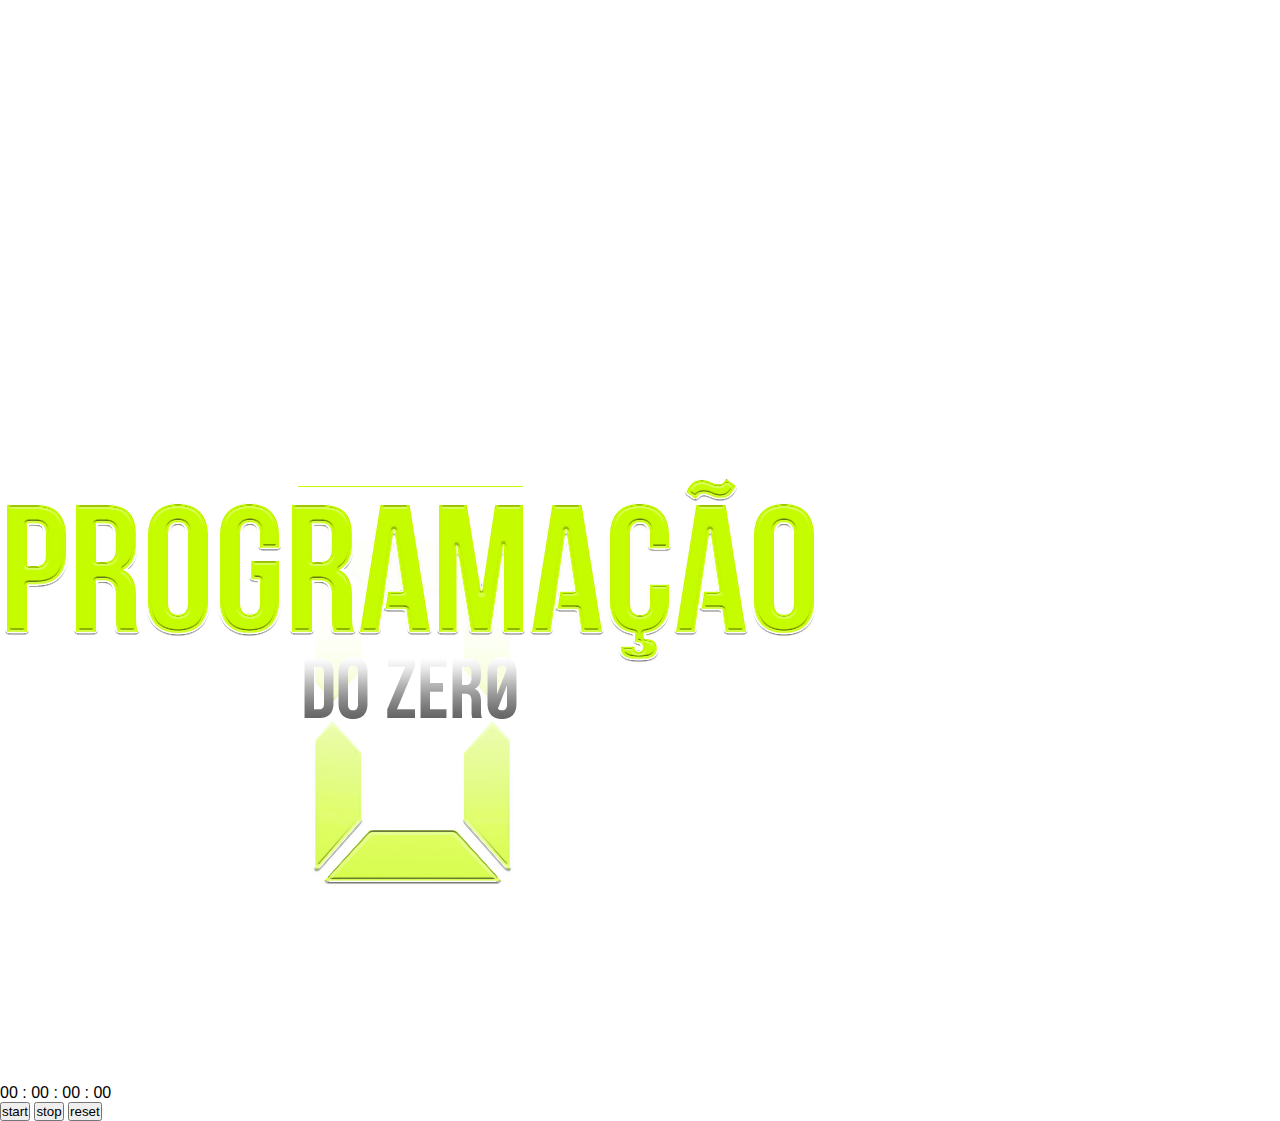
<file: index.html>
<!DOCTYPE html>
<html lang="pt-br">
<head>
    <meta charset="UTF-8">
    <meta http-equiv="X-UA-Compatible" content="IE=edge">
    <meta name="viewport" content="width=device-width, initial-scale=1.0">
    <title>Missão programação do zero</title>
    <link href="../CSS/styles.css" rel="stylesheet">
    <link rel="preconnect" href="https://fonts.googleapis.com">
    <link rel="preconnect" href="https://fonts.gstatic.com" crossorigin>
    <link href="https://fonts.googleapis.com/css2?family=Poppins:wght@600;700&display=swap" rel="stylesheet">
</head>
<body>
    <img src="../Assets/imagem-missao.png">
    <div id="jk">
        <span class="jk" id="horas">00</span>
        <span class="jk">:</span>
        <span class="jk" id="minutos">00</span>
        <span class="jk">:</span>
        <span class="jk" id="segundos">00</span>
        <span class="jk ">:</span>
        <span class="jk verde " id="mili">00</span>
    </div>
    <div id="caixa-botoes">
        <button class="botoes" id="start">start</button>
        <button class="botoes" id="stop">stop</button>
        <button class="botoes" id="reset">reset</button>
    </div>
</body>
<script>
    let btnStart = document.getElementById("start")
    let btnstop = document.getElementById("stop")
    let btnreset = document.getElementById("reset")
    let mili = document.getElementById("mili")
    let segundos = document.getElementById("segundos")
    let minutos = document.getElementById("minutos")
    let horas = document.getElementById("horas")

    let starttime
    let ms = "00"
    let seg = "00"
    let min = "00"
    let hr = "00"

    function start() {
        starttime = setInterval(() => {
            ms++

            if (ms == 100) {
                seg++

            if (seg < 10) {
                seg = "0" + seg
                }
                ms = 0
            }

            if (seg == 60) {
                min++

            if (min < 10) {
                min = "0" + min
                }
                seg = 0
            }

            if (min == 60) {
                hr++

            if (hr < 10) {
                hr = "0" + hr
                }
                min = 0
            }

        btnStart.classList.add("ativo")
        btnstop.classList.remove("ativo")

            atualizavalor()
        }, 10);

    }

    function stop() {
        clearInterval(starttime)
        btnstop.classList.add("ativo")
        btnStart.classList.remove("ativo")
    }

    function reset() {
        clearInterval(starttime)
        ms = "00"
        seg = "00"
        min = "00"
        hr = "00"
        atualizavalor()
        btnStart.classList.remove("ativo")
        btnstop.classList.remove("ativo")
    }

    function atualizavalor(){
        mili.innerHTML = ms
        segundos.innerHTML = seg
        minutos.innerHTML = min
        horas.innerHTML = hr
    }

        btnStart.addEventListener("click", start)
        btnstop.addEventListener("click", stop)
        btnreset.addEventListener("click", reset)

</script>

</html>
</file>
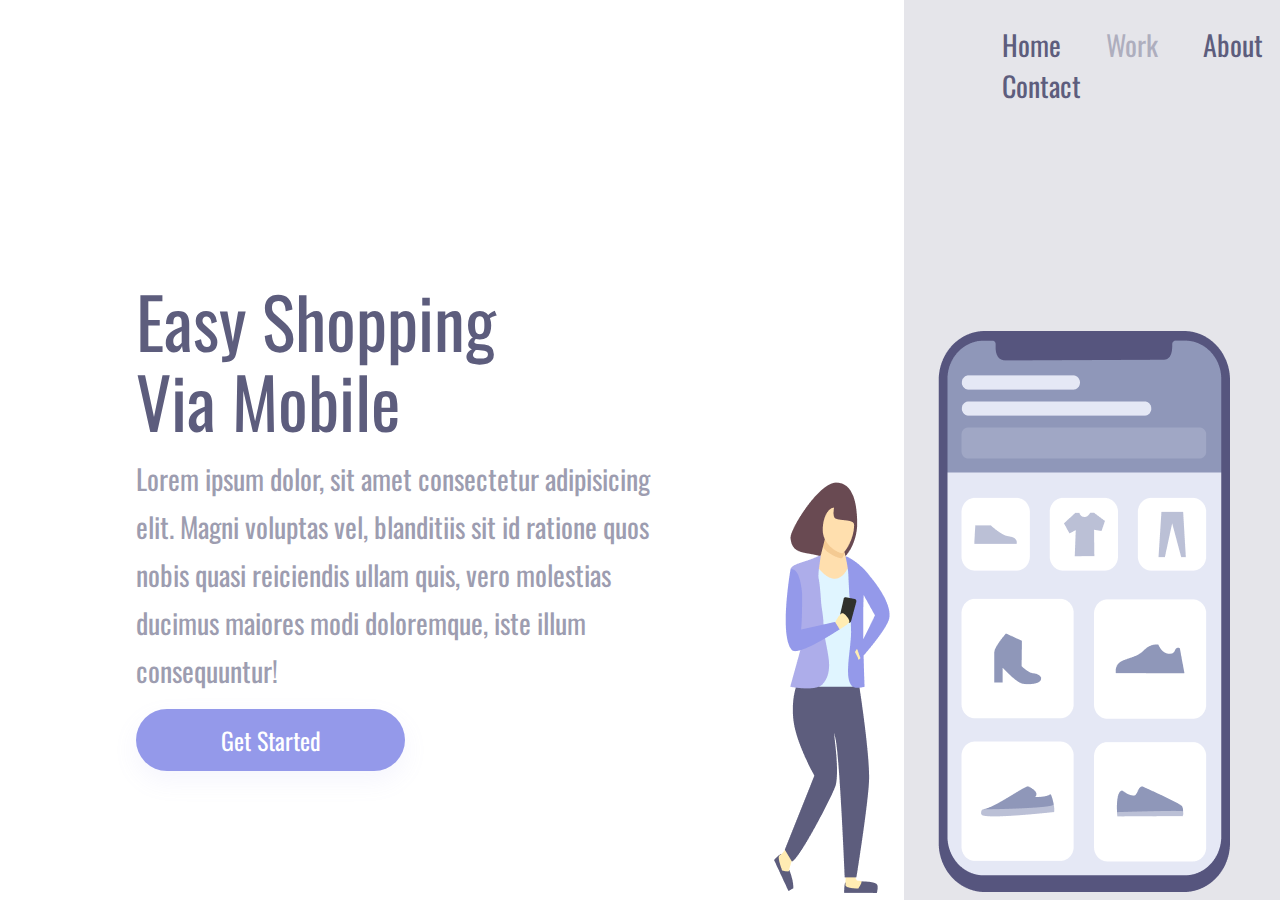
<file: Html/index.html>
<!DOCTYPE html>
<html lang="pt-br">
<head>
    <meta charset="UTF-8">
    <meta http-equiv="X-UA-Compatible" content="IE=edge">
    <meta name="viewport" content="width=device-width, initial-scale=1.0">
    <link rel="stylesheet" href="../CSS/styles.css">
    <link rel="preconnect" href="https://fonts.googleapis.com">
    <link rel="preconnect" href="https://fonts.gstatic.com" crossorigin>
    <link href="https://fonts.googleapis.com/css2?family=Oswald&display=swap" rel="stylesheet">
    <title>Shopp Cell</title>
</head>
<body>
    <div class="wapper">
        <section class="s-left">
            <h1>Easy Shopping Via Mobile</h1>
            <p>Lorem ipsum dolor, sit amet consectetur adipisicing elit. Magni voluptas vel, blanditiis sit id ratione quos nobis quasi reiciendis ullam quis, vero molestias ducimus maiores modi doloremque, iste illum consequuntur!</p>
            <button class="get">Get Started</button>
        </section>

        <section class="s-rigth">
            <header>
                <a class="link-r">Home</a>
                <a class="link-r" id="cinza">Work</a>
                <a class="link-r">About</a>
                <a class="link-r">Contact</a>
            </header>
            <img alt="logo-shopp" src="../Assets/logo-shopp-cell.png">
        </section>
    </div>

</body>
</html>
</file>
<file: CSS/styles.css>
* {
    margin: 0;
    padding: 0;
    box-sizing: border-box;
    font-family: 'Oswald', sans-serif;
}

.wapper {
    height: 100vh;
    width: 100vw;
}

.s-left {
    display: inline-block;
    width: 60%;
    margin-left: 136px;
}

.s-rigth {
    display: inline-block;
    background-color: rgba(93, 93, 125, 0.16);
    height: 100vh;
    width: 40%;
    position: absolute;
}

img {
    position: relative;
    top: 25%;
    right: 130px;
}

h1 {
    margin-bottom: 15px;
    margin-top: 280px;
    font-weight: 400;
    font-size: 70px;
    line-height: 80px;
    width: 368px;
    height: 160px;
    color: #5D5D7D;
}

p {
    margin-bottom: 15px;
    width: 540px;
    height: 144px;
    font-weight: 400;
    font-size: 28px;
    line-height: 48px;
    color: #5D5D7D;
    opacity: 0.6;
}

.get {
    border: none;
    border-radius: 40px;
    cursor: pointer;
    margin-top: 95px;
    font-weight: 400;
    font-size: 24px;
    line-height: 36px;
    color: #FFFFFF;
    position: absolute;
    width: 269px;
    height: 62px;
    background: #9499EA;
    box-shadow: 0px 10px 24px rgba(148, 153, 234, 0.0979959);
}

header {
    margin: 24px 58px 0 57px;
}

.link-r {
    margin-left: 41px;
    width: 59px;
    height: 41px;
    font-weight: 400;
    font-size: 28px;
    line-height: 41px;
    color: #5D5D7D;
    cursor: pointer;
}

#cinza {
    opacity: 0.4;
}
</file>
